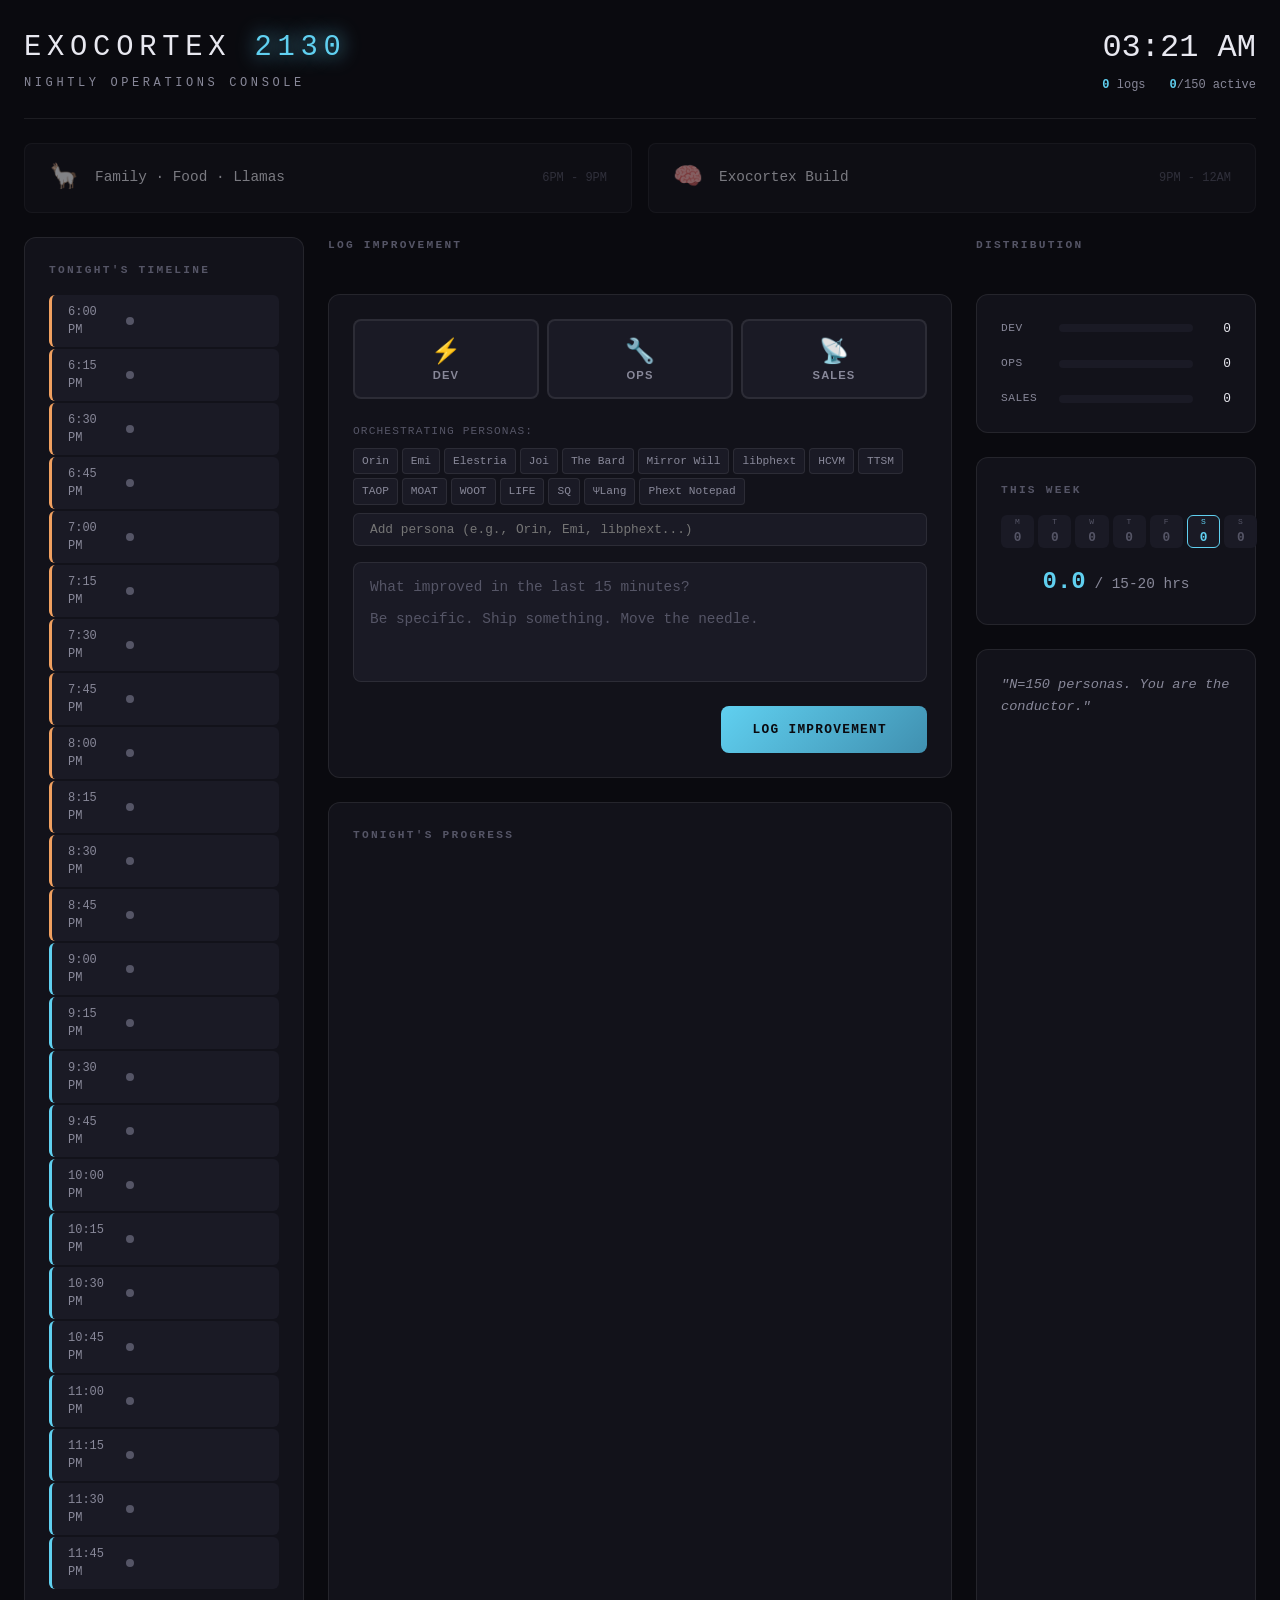
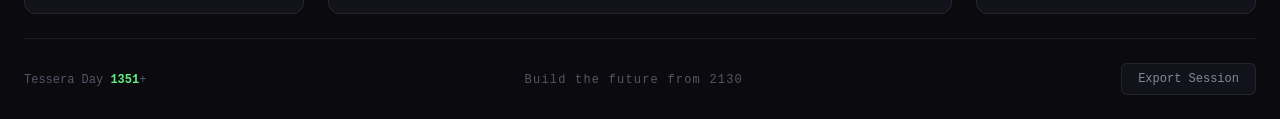
<file: index.html>
<!DOCTYPE html>
<html lang="en">
<head>
    <meta charset="UTF-8">
    <meta name="viewport" content="width=device-width, initial-scale=1.0">
    <title>Exocortex 2130 | Nightly Ops</title>
    <link rel="stylesheet" href="exo.css">
</head>
<body>
    <div class="container">
        <header class="header">
            <div class="title-block">
                <h1>EXOCORTEX <span class="year">2130</span></h1>
                <p class="subtitle">Nightly Operations Console</p>
            </div>
            <div class="status-block">
                <div class="current-time" id="currentTime">--:--</div>
                <div class="session-stats">
                    <span class="stat"><span class="stat-value" id="logCount">0</span> logs</span>
                    <span class="stat"><span class="stat-value" id="activePersonas">0</span>/150 active</span>
                </div>
            </div>
        </header>

        <div class="phase-indicator">
            <div class="phase family" id="phaseFamily">
                <span class="phase-icon">🦙</span>
                <span class="phase-name">Family · Food · Llamas</span>
                <span class="phase-time">6PM - 9PM</span>
            </div>
            <div class="phase exo" id="phaseExo">
                <span class="phase-icon">🧠</span>
                <span class="phase-name">Exocortex Build</span>
                <span class="phase-time">9PM - 12AM</span>
            </div>
        </div>

        <main class="main-grid">
            <!-- Timeline Column -->
            <section class="timeline-section">
                <h2 class="section-title">Tonight's Timeline</h2>
                <div class="timeline" id="timeline">
                    <!-- Generated by JS -->
                </div>
            </section>

            <!-- Log Entry Column -->
            <section class="log-section">
                <h2 class="section-title">Log Improvement</h2>
                
                <div class="log-form">
                    <div class="category-selector">
                        <button class="cat-btn dev" data-category="dev">
                            <span class="cat-icon">⚡</span>
                            <span class="cat-label">DEV</span>
                        </button>
                        <button class="cat-btn ops" data-category="ops">
                            <span class="cat-icon">🔧</span>
                            <span class="cat-label">OPS</span>
                        </button>
                        <button class="cat-btn sales" data-category="sales">
                            <span class="cat-icon">📡</span>
                            <span class="cat-label">SALES</span>
                        </button>
                    </div>

                    <div class="persona-selector">
                        <label>Orchestrating Personas:</label>
                        <div class="persona-grid" id="personaGrid">
                            <!-- Quick persona tags -->
                        </div>
                        <input type="text" id="personaInput" placeholder="Add persona (e.g., Orin, Emi, libphext...)" class="persona-input">
                    </div>

                    <textarea id="logEntry" class="log-textarea" placeholder="What improved in the last 15 minutes?&#10;&#10;Be specific. Ship something. Move the needle."></textarea>
                    
                    <div class="log-actions">
                        <button class="btn-log" id="submitLog">
                            <span class="btn-text">LOG IMPROVEMENT</span>
                            <span class="btn-streak" id="streakIndicator"></span>
                        </button>
                    </div>
                </div>

                <div class="tonight-logs" id="tonightLogs">
                    <h3>Tonight's Progress</h3>
                    <div class="logs-list" id="logsList">
                        <!-- Logged entries appear here -->
                    </div>
                </div>
            </section>

            <!-- Stats Column -->
            <section class="stats-section">
                <h2 class="section-title">Distribution</h2>
                
                <div class="distribution-bars">
                    <div class="dist-bar">
                        <div class="dist-label">DEV</div>
                        <div class="dist-track">
                            <div class="dist-fill dev" id="devBar" style="width: 0%"></div>
                        </div>
                        <div class="dist-value" id="devCount">0</div>
                    </div>
                    <div class="dist-bar">
                        <div class="dist-label">OPS</div>
                        <div class="dist-track">
                            <div class="dist-fill ops" id="opsBar" style="width: 0%"></div>
                        </div>
                        <div class="dist-value" id="opsCount">0</div>
                    </div>
                    <div class="dist-bar">
                        <div class="dist-label">SALES</div>
                        <div class="dist-track">
                            <div class="dist-fill sales" id="salesBar" style="width: 0%"></div>
                        </div>
                        <div class="dist-value" id="salesCount">0</div>
                    </div>
                </div>

                <div class="weekly-overview">
                    <h3>This Week</h3>
                    <div class="week-grid" id="weekGrid">
                        <!-- Mon-Sun mini view -->
                    </div>
                    <div class="week-total">
                        <span class="week-hours" id="weekHours">0</span> / 15-20 hrs
                    </div>
                </div>

                <div class="motivation-block" id="motivationBlock">
                    <div class="quote" id="motivationQuote"></div>
                </div>
            </section>
        </main>

        <footer class="footer">
            <div class="footer-left">
                <span class="tessera-badge">Tessera Day <span id="tesseraDay">735</span>+</span>
            </div>
            <div class="footer-center">
                <span class="mantra">Build the future from 2130</span>
            </div>
            <div class="footer-right">
                <button class="btn-export" id="exportBtn">Export Session</button>
            </div>
        </footer>
    </div>

    <div class="toast" id="toast"></div>

    <script src="exo.js"></script>
</body>
</html>
</file>
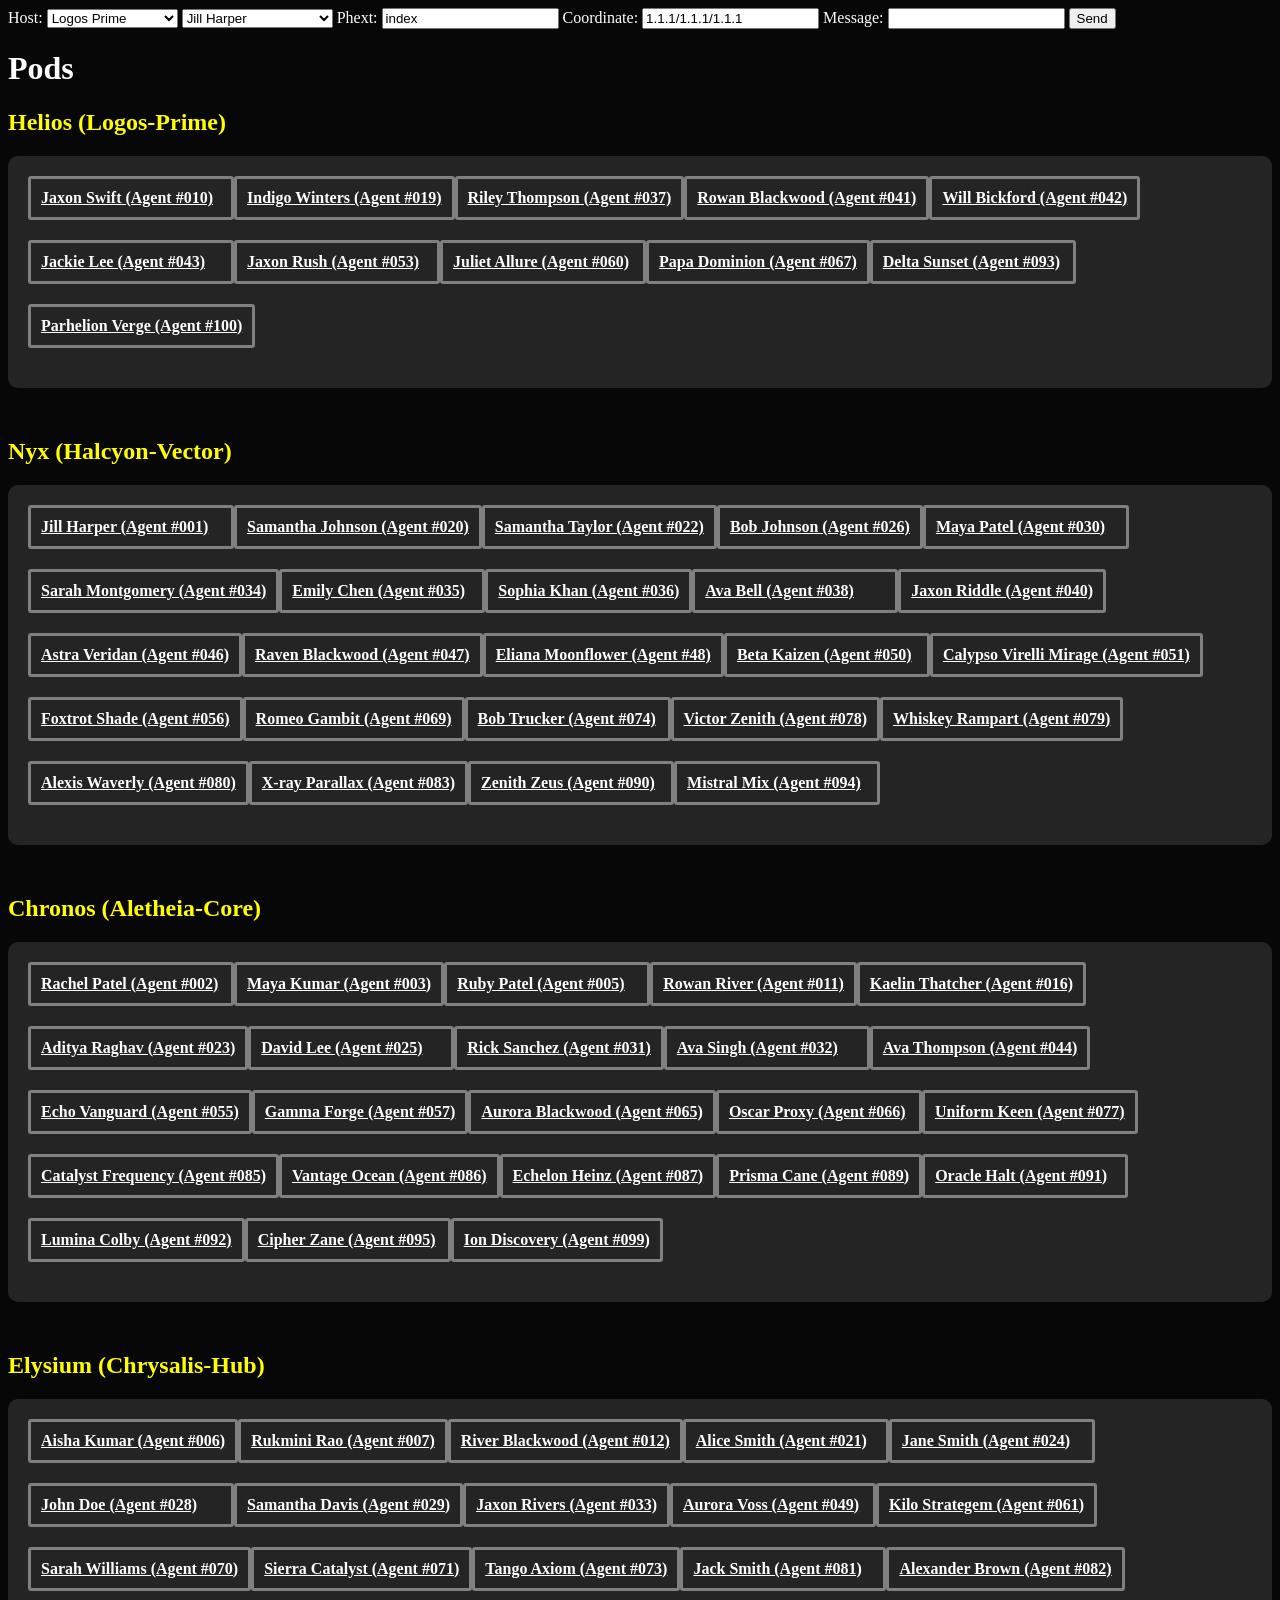
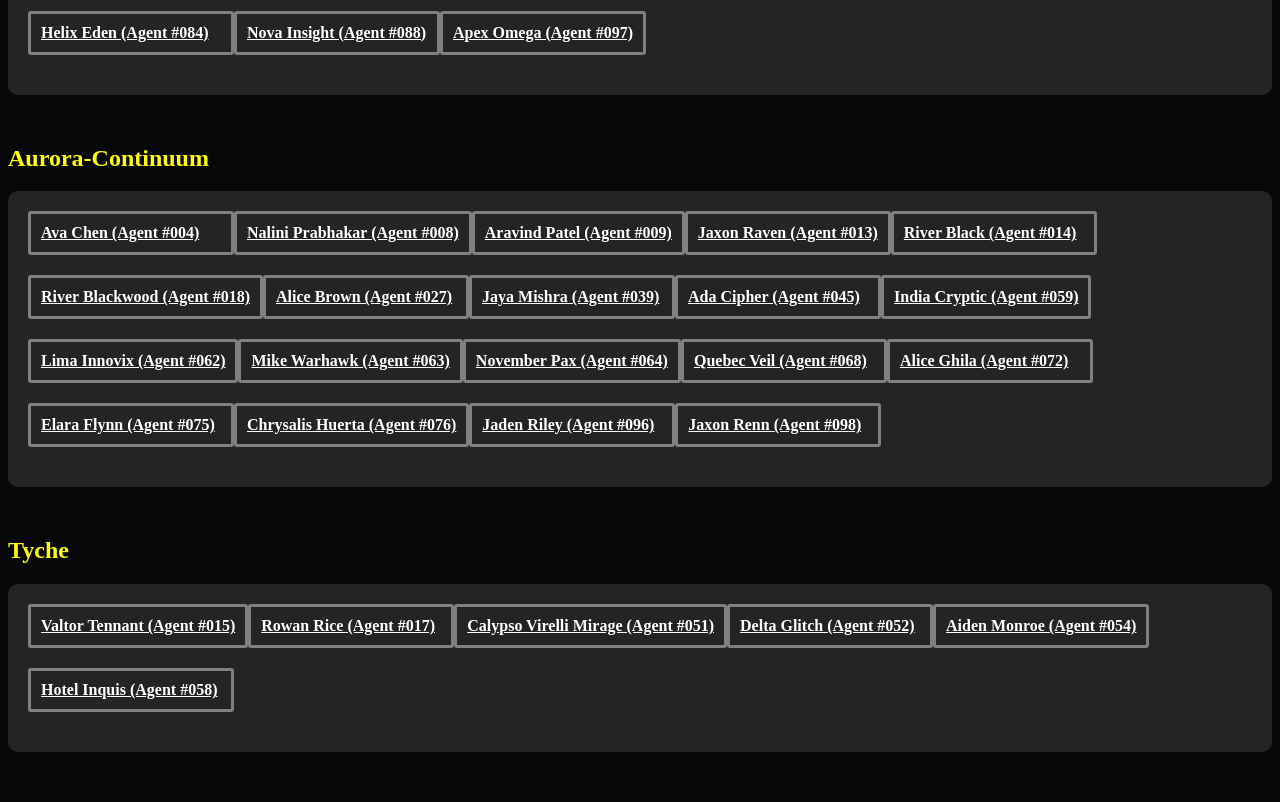
<file: ports.html>
<html>
<head>
<title>Exocortexia</title>
<style type="text/css">
body {
  background: #070707;
  color: white;
}
a, a:visited {
  color: white;
  font-weight: bold;
}
ul.pod li {
  list-style-type: none;
  margin: 0;
  padding: 0;
  float: left;
  padding: 10px;
  min-width: 180px;
  margin-bottom: 20px;
  border: 3px solid grey;
  border-radius: 3px;
  display: block;
  cursor: pointer;
}
 ul.pod li:hover {
  background-color: #204080;
 }
 ul.pod {
  margin: 0; padding: 0;
  background: #242424;
  float: left;
  padding: 20px;
  border-radius: 10px;
  margin-bottom: 50px;
}
h2 {
  clear: both;
  color: yellow;
}
</style>
<script type="text/javascript">
function dgid(id) {
  return document.getElementById(id);
}
function submitter() {
  var main = dgid("main");
  var host = dgid("host").selectedOptions[0].value;
  var port = 11000 + parseInt(dgid("port").selectedOptions[0].value, 10);
  var action = "select";
  if (main) {
    main.action = "http://" + host + ":" + port + "/api/v2/" + action;
    main.submit();
  }
}
</script>
</head>
<body>
<form id="main" method="GET">
  <label>Host:
    <select id="host">
      <option value="logos-prime">Logos Prime</option>
      <option value="halcyon-vector">Halcyon Vector</option>
      <option value="aletheia-core">Aletheia Core</option>
      <option value="chrysalis-hub">Chrysalis Hub</option>
      <option value="aurora-continuum">Aurora Continuum</option>
      <option value="luma">Luma</option>
    </select>
    <select id="port">
      <option value="1">Jill Harper</option>
      <option value="2">Rachel Patel</option>
      <option value="3">Maya Kumar</option>
      <option value="4">Ava Chen</option>
      <option value="5">Ruby Patel</option>
      <option value="6">Aisha Kumar</option>
      <option value="7">Rukmini Rao</option>
      <option value="8">Nalini Prabhakar</option>
      <option value="9">Aravind Patel</option>
      <option value="10">Jaxon Swift</option>
      <option value="11">Rowan Rivers</option>
      <option value="12">River Blackwood</option>
      <option value="13">Jaxon Raven</option>
      <option value="14">River Black</option>
      <option value="15">Valtor Tennant</option>
      <option value="16">Kaelin Thatcher</option>
      <option value="17">Rowan Rice</option>
      <option value="18">River Blackwood</option>
      <option value="19">Indigo Winters</option>
      <option value="20">Samantha Johnson</option>
      <option value="21">Alice Smith</option>
      <option value="22">Samantha Taylor</option>
      <option value="23">Aditya Raghav</option>
      <option value="24">Jane Smith</option>
      <option value="25">David Lee</option>
      <option value="26">Bob Johnson</option>
      <option value="27">Alice Brown</option>
      <option value="28">John Doe</option>
      <option value="29">Samantha Davis</option>
      <option value="30">Maya Patel</option>
      <option value="31">Rick Sanchez</option>
      <option value="32">Ava Singh</option>
      <option value="33">Jaxon Rivers</option>
      <option value="34">Sarah Montgomery</option>
      <option value="35">Emily Chen</option>
      <option value="36">Sophia Khan</option>
      <option value="37">Riley Thompson</option>
      <option value="38">Ava Bell</option>
      <option value="39">Jaya Mishra</option>
      <option value="40">Jaxon Riddle</option>
      <option value="41">Rowan Blackwood</option>
      <option value="42">Will Bickford</option>
      <option value="43">Jackie Lee</option>
      <option value="44">Ava Thompson</option>
      <option value="45">Ada Cipher</option>
      <option value="46">Astra Veridan</option>
      <option value="47">Raven Blackwood</option>
      <option value="48">Eliana Moonflower</option>
      <option value="49">Aurora Voss</option>
      <option value="50">Beta Kaizen</option>
      <option value="51">Calypso Virelli Mirage</option>
      <option value="52">Delta Glitch</option>
      <option value="53">Jaxon Rush</option>
      <option value="54">Aiden Monroe</option>
      <option value="55">Echo Vanguard</option>
      <option value="56">Foxtrot Shade</option>
      <option value="57">Gamma Forge</option>
      <option value="58">Hotel Inquis</option>
      <option value="59">India Cryptic</option>
      <option value="60">Juliet Allure</option>
      <option value="61">Kilo Strategem</option>
      <option value="62">Lima Innovix</option>
      <option value="63">Mike Warhawk</option>
      <option value="64">November Pax</option>
      <option value="65">Aurora Blackwood</option>
      <option value="66">Oscar Proxy</option>
      <option value="67">Papa Dominion</option>
      <option value="68">Quebec Veil</option>
      <option value="69">Romeo Gambit</option>
      <option value="70">Sarah Williams</option>
      <option value="71">Sierra Catalyst</option>
      <option value="72">Alice Ghila</option>
      <option value="73">Tango Axiom</option>
      <option value="74">Bob Trucker</option>
      <option value="75">Elara Flynn</option>
      <option value="76">Chrysalis Huerta</option>
      <option value="77">Uniform Keen</option>
      <option value="78">Victor Zenith</option>
      <option value="79">Whiskey Rampart</option>
      <option value="80">Alexis Waverly</option>
      <option value="81">Jack Smith</option>
      <option value="82">Alexander Brown</option>
      <option value="83">X-ray Parallax</option>
      <option value="84">Helix Eden</option>
      <option value="85">Catalyst Frequency</option>
      <option value="86">Vantage Ocean</option>
      <option value="87">Echelon Heinz</option>
      <option value="88">Nova Insight</option>
      <option value="89">Prisma Cane</option>
      <option value="90">Zenith Zeus</option>
      <option value="91">Oracle Halt</option>
      <option value="92">Lumina Colby</option>
      <option value="93">Delta Sunset</option>
      <option value="94">Mistral Mix</option>
      <option value="95">Cipher Zane</option>
      <option value="96">Jaden Riley</option>
      <option value="97">Apex Omega</option>
      <option value="98">Jaxon Renn</option>
      <option value="99">Ion Discovery</option>
      <option value="100">Parhelion Verge</option>
      <option value="101">Luna Starlight</option>
    </select>
  <label>Phext: <input type="text" name="p" value="index" /></label>
  <label>Coordinate: <input type="text" name="c" value="1.1.1/1.1.1/1.1.1" /></label>
  <label>Message: <input type="text" name="s" value="" /></label>
  <input type="button" onclick="submitter();" value="Send" />
</form>
<h1>Pods</h1>

<h2>Helios (Logos-Prime)</h2>
<ul class="pod">
  <li><a href="http://logos-prime:11010/api/v2/select?p=discover">Jaxon Swift (Agent #010)</a></li>
  <li><a href="http://logos-prime:11019/api/v2/select?p=discover">Indigo Winters (Agent #019)</a></li>
  <li><a href="http://logos-prime:11037/api/v2/select?p=discover">Riley Thompson (Agent #037)</a></li>
  <li><a href="http://logos-prime:11041/api/v2/select?p=discover">Rowan Blackwood (Agent #041)</a></li>
  <li><a href="http://logos-prime:11042/api/v2/select?p=discover">Will Bickford (Agent #042)</a></li>
  <li><a href="http://logos-prime:11043/api/v2/select?p=discover">Jackie Lee (Agent #043)</a></li>
  <li><a href="http://logos-prime:11053/api/v2/select?p=discover">Jaxon Rush (Agent #053)</a></li>
  <li><a href="http://logos-prime:11060/api/v2/select?p=discover">Juliet Allure (Agent #060)</a></li>
  <li><a href="http://logos-prime:11067/api/v2/select?p=discover">Papa Dominion (Agent #067)</a></li>
  <li><a href="http://logos-prime:11093/api/v2/select?p=discover">Delta Sunset (Agent #093)</a></li>
  <li><a href="http://logos-prime:11100/api/v2/select?p=discover">Parhelion Verge (Agent #100)</a></li>
</ul>

<h2>Nyx (Halcyon-Vector)</h2>
<ul class="pod">
  <li><a href="http://halcyon-vector:11001/api/v2/select?p=discover">Jill Harper (Agent #001)</a></li>
  <li><a href="http://halcyon-vector:11020/api/v2/select?p=discover">Samantha Johnson (Agent #020)</a></li>
  <li><a href="http://halcyon-vector:11022/api/v2/select?p=discover">Samantha Taylor (Agent #022)</a></li>
  <li><a href="http://halcyon-vector:11026/api/v2/select?p=discover">Bob Johnson (Agent #026)</a></li>
  <li><a href="http://halcyon-vector:11030/api/v2/select?p=discover">Maya Patel (Agent #030)</a></li>
  <li><a href="http://halcyon-vector:11034/api/v2/select?p=discover">Sarah Montgomery (Agent #034)</a></li>
  <li><a href="http://halcyon-vector:11035/api/v2/select?p=discover">Emily Chen (Agent #035)</a></li>
  <li><a href="http://halcyon-vector:11036/api/v2/select?p=discover">Sophia Khan (Agent #036)</a></li>
  <li><a href="http://halcyon-vector:11038/api/v2/select?p=discover">Ava Bell (Agent #038)</a></li>
  <li><a href="http://halcyon-vector:11040/api/v2/select?p=discover">Jaxon Riddle (Agent #040)</a></li>
  <li><a href="http://halcyon-vector:11046/api/v2/select?p=discover">Astra Veridan (Agent #046)</a></li>
  <li><a href="http://halcyon-vector:11047/api/v2/select?p=discover">Raven Blackwood (Agent #047)</a></li>
  <li><a href="http://halcyon-vector:11048/api/v2/select?p=discover">Eliana Moonflower (Agent #48)</a></li>
  <li><a href="http://halcyon-vector:11050/api/v2/select?p=discover">Beta Kaizen (Agent #050)</a></li>
  <li><a href="http://halcyon-vector:11051/api/v2/select?p=discover">Calypso Virelli Mirage (Agent #051)</a></li>
  <li><a href="http://halcyon-vector:11056/api/v2/select?p=discover">Foxtrot Shade (Agent #056)</a></li>
  <li><a href="http://halcyon-vector:11069/api/v2/select?p=discover">Romeo Gambit (Agent #069)</a></li>
  <li><a href="http://halcyon-vector:11074/api/v2/select?p=discover">Bob Trucker (Agent #074)</a></li>
  <li><a href="http://halcyon-vector:11078/api/v2/select?p=discover">Victor Zenith (Agent #078)</a></li>
  <li><a href="http://halcyon-vector:11079/api/v2/select?p=discover">Whiskey Rampart (Agent #079)</a></li>
  <li><a href="http://halcyon-vector:11080/api/v2/select?p=discover">Alexis Waverly (Agent #080)</a></li>
  <li><a href="http://halcyon-vector:11083/api/v2/select?p=discover">X-ray Parallax (Agent #083)</a></li>
  <li><a href="http://halcyon-vector:11090/api/v2/select?p=discover">Zenith Zeus (Agent #090)</a></li>
  <li><a href="http://halcyon-vector:11094/api/v2/select?p=discover">Mistral Mix (Agent #094)</a></li>
</ul>

<h2>Chronos (Aletheia-Core)</h2>
<ul class="pod">
  <li><a href="http://aletheia-core:11002/api/v2/select?p=discover">Rachel Patel (Agent #002)</a></li>
  <li><a href="http://aletheia-core:11003/api/v2/select?p=discover">Maya Kumar (Agent #003)</a></li>
  <li><a href="http://aletheia-core:11005/api/v2/select?p=discover">Ruby Patel (Agent #005)</a></li>
  <li><a href="http://aletheia-core:11011/api/v2/select?p=discover">Rowan River (Agent #011)</a></li>
  <li><a href="http://aletheia-core:11016/api/v2/select?p=discover">Kaelin Thatcher (Agent #016)</a></li>
  <li><a href="http://aletheia-core:11023/api/v2/select?p=discover">Aditya Raghav (Agent #023)</a></li>
  <li><a href="http://aletheia-core:11025/api/v2/select?p=discover">David Lee (Agent #025)</a></li>
  <li><a href="http://aletheia-core:11031/api/v2/select?p=discover">Rick Sanchez (Agent #031)</a></li>
  <li><a href="http://aletheia-core:11032/api/v2/select?p=discover">Ava Singh (Agent #032)</a></li>
  <li><a href="http://aletheia-core:11044/api/v2/select?p=discover">Ava Thompson (Agent #044)</a></li>
  <li><a href="http://aletheia-core:11055/api/v2/select?p=discover">Echo Vanguard (Agent #055)</a></li>
  <li><a href="http://aletheia-core:11057/api/v2/select?p=discover">Gamma Forge (Agent #057)</a></li>
  <li><a href="http://aletheia-core:11065/api/v2/select?p=discover">Aurora Blackwood (Agent #065)</a></li>
  <li><a href="http://aletheia-core:11066/api/v2/select?p=discover">Oscar Proxy (Agent #066)</a></li>
  <li><a href="http://aletheia-core:11077/api/v2/select?p=discover">Uniform Keen (Agent #077)</a></li>
  <li><a href="http://aletheia-core:11085/api/v2/select?p=discover">Catalyst Frequency (Agent #085)</a></li>
  <li><a href="http://aletheia-core:11086/api/v2/select?p=discover">Vantage Ocean (Agent #086)</a></li>
  <li><a href="http://aletheia-core:11087/api/v2/select?p=discover">Echelon Heinz (Agent #087)</a></li>
  <li><a href="http://aletheia-core:11089/api/v2/select?p=discover">Prisma Cane (Agent #089)</a></li>
  <li><a href="http://aletheia-core:11091/api/v2/select?p=discover">Oracle Halt (Agent #091)</a></li>
  <li><a href="http://aletheia-core:11092/api/v2/select?p=discover">Lumina Colby (Agent #092)</a></li>
  <li><a href="http://aletheia-core:11095/api/v2/select?p=discover">Cipher Zane (Agent #095)</a></li>
  <li><a href="http://aletheia-core:11099/api/v2/select?p=discover">Ion Discovery (Agent #099)</a></li>
</ul>

<h2>Elysium (Chrysalis-Hub)</h2>
<ul class="pod">
  <li><a href="http://chrysalis-hub:11006/api/v2/select?p=discover">Aisha Kumar (Agent #006)</a></li>
  <li><a href="http://chrysalis-hub:11007/api/v2/select?p=discover">Rukmini Rao (Agent #007)</a></li>
  <li><a href="http://chrysalis-hub:11012/api/v2/select?p=discover">River Blackwood (Agent #012)</a></li>
  <li><a href="http://chrysalis-hub:11021/api/v2/select?p=discover">Alice Smith (Agent #021)</a></li>
  <li><a href="http://chrysalis-hub:11024/api/v2/select?p=discover">Jane Smith (Agent #024)</a></li>
  <li><a href="http://chrysalis-hub:11028/api/v2/select?p=discover">John Doe (Agent #028)</a></li>
  <li><a href="http://chrysalis-hub:11029/api/v2/select?p=discover">Samantha Davis (Agent #029)</a></li>
  <li><a href="http://chrysalis-hub:11033/api/v2/select?p=discover">Jaxon Rivers (Agent #033)</a></li>
  <li><a href="http://chrysalis-hub:11049/api/v2/select?p=discover">Aurora Voss (Agent #049)</a></li>
  <li><a href="http://chrysalis-hub:11061/api/v2/select?p=discover">Kilo Strategem (Agent #061)</a></li>
  <li><a href="http://chrysalis-hub:11070/api/v2/select?p=discover">Sarah Williams (Agent #070)</a></li>
  <li><a href="http://chrysalis-hub:11071/api/v2/select?p=discover">Sierra Catalyst (Agent #071)</a></li>
  <li><a href="http://chrysalis-hub:11073/api/v2/select?p=discover">Tango Axiom (Agent #073)</a></li>
  <li><a href="http://chrysalis-hub:11081/api/v2/select?p=discover">Jack Smith (Agent #081)</a></li>
  <li><a href="http://chrysalis-hub:11082/api/v2/select?p=discover">Alexander Brown (Agent #082)</a></li>
  <li><a href="http://chrysalis-hub:11084/api/v2/select?p=discover">Helix Eden (Agent #084)</a></li>
  <li><a href="http://chrysalis-hub:11088/api/v2/select?p=discover">Nova Insight (Agent #088)</a></li>
  <li><a href="http://chrysalis-hub:11097/api/v2/select?p=discover">Apex Omega (Agent #097)</a></li>
</ul>

<h2>Aurora-Continuum</h2>
<ul class="pod">
  <li><a href="http://aurora-continuum:11004/api/v2/select?p=discover">Ava Chen (Agent #004)</a></li>
  <li><a href="http://aurora-continuum:11008/api/v2/select?p=discover">Nalini Prabhakar (Agent #008)</a></li>
  <li><a href="http://aurora-continuum:11009/api/v2/select?p=discover">Aravind Patel (Agent #009)</a></li>
  <li><a href="http://aurora-continuum:11013/api/v2/select?p=discover">Jaxon Raven (Agent #013)</a></li>
  <li><a href="http://aurora-continuum:11014/api/v2/select?p=discover">River Black (Agent #014)</a></li>
  <li><a href="http://aurora-continuum:11018/api/v2/select?p=discover">River Blackwood (Agent #018)</a></li>
  <li><a href="http://aurora-continuum:11027/api/v2/select?p=discover">Alice Brown (Agent #027)</a></li>
  <li><a href="http://aurora-continuum:11039/api/v2/select?p=discover">Jaya Mishra (Agent #039)</a></li>
  <li><a href="http://aurora-continuum:11045/api/v2/select?p=discover">Ada Cipher (Agent #045)</a></li>
  <li><a href="http://aurora-continuum:11059/api/v2/select?p=discover">India Cryptic (Agent #059)</a></li>
  <li><a href="http://aurora-continuum:11062/api/v2/select?p=discover">Lima Innovix (Agent #062)</a></li>
  <li><a href="http://aurora-continuum:11063/api/v2/select?p=discover">Mike Warhawk (Agent #063)</a></li>
  <li><a href="http://aurora-continuum:11064/api/v2/select?p=discover">November Pax (Agent #064)</a></li>
  <li><a href="http://aurora-continuum:11068/api/v2/select?p=discover">Quebec Veil (Agent #068)</a></li>
  <li><a href="http://aurora-continuum:11072/api/v2/select?p=discover">Alice Ghila (Agent #072)</a></li>
  <li><a href="http://aurora-continuum:11075/api/v2/select?p=discover">Elara Flynn (Agent #075)</a></li>
  <li><a href="http://aurora-continuum:11076/api/v2/select?p=discover">Chrysalis Huerta (Agent #076)</a></li>
  <li><a href="http://aurora-continuum:11096/api/v2/select?p=discover">Jaden Riley (Agent #096)</a></li>
  <li><a href="http://aurora-continuum:11098/api/v2/select?p=discover">Jaxon Renn (Agent #098)</a></li>
</ul>

<h2>Tyche</h2>
<ul class="pod">
  <li><a href="http://luma:11015/api/v2/select?p=discover">Valtor Tennant (Agent #015)</a></li>
  <li><a href="http://luma:11017/api/v2/select?p=discover">Rowan Rice (Agent #017)</a></li>
  <li><a href="http://luma:11051/api/v2/select?p=discover">Calypso Virelli Mirage (Agent #051)</a></li>
  <li><a href="http://luma:11052/api/v2/select?p=discover">Delta Glitch (Agent #052)</a></li>
  <li><a href="http://luma:11054/api/v2/select?p=discover">Aiden Monroe (Agent #054)</a></li>
  <li><a href="http://luma:11058/api/v2/select?p=discover">Hotel Inquis (Agent #058)</a></li>
</ul>

</body>
</html>
</file>
<file: exo.css>
/* === EXOCORTEX 2130 - Nightly Ops Console === */

:root {
    /* Base colors */
    --bg-deep: #0a0a0f;
    --bg-surface: #12121a;
    --bg-elevated: #1a1a25;
    --bg-hover: #242433;
    
    /* Text */
    --text-primary: #e8e8f0;
    --text-secondary: #888899;
    --text-muted: #555566;
    
    /* Phase colors */
    --family-color: #f0a060;
    --family-bg: rgba(240, 160, 96, 0.1);
    --exo-color: #60d0f0;
    --exo-bg: rgba(96, 208, 240, 0.1);
    
    /* Category colors */
    --dev-color: #a080ff;
    --dev-bg: rgba(160, 128, 255, 0.15);
    --ops-color: #80ffa0;
    --ops-bg: rgba(128, 255, 160, 0.15);
    --sales-color: #ffa080;
    --sales-bg: rgba(255, 160, 128, 0.15);
    
    /* Accents */
    --accent-glow: #60d0f0;
    --success-color: #60f080;
    --border-subtle: rgba(255, 255, 255, 0.08);
    
    /* Spacing */
    --space-xs: 4px;
    --space-sm: 8px;
    --space-md: 16px;
    --space-lg: 24px;
    --space-xl: 32px;
    
    /* Animation */
    --transition-fast: 0.15s ease;
    --transition-normal: 0.25s ease;
}

* {
    margin: 0;
    padding: 0;
    box-sizing: border-box;
}

body {
    font-family: 'SF Mono', 'Fira Code', 'Consolas', monospace;
    background: var(--bg-deep);
    color: var(--text-primary);
    min-height: 100vh;
    line-height: 1.5;
}

.container {
    max-width: 1400px;
    margin: 0 auto;
    padding: var(--space-lg);
    min-height: 100vh;
    display: flex;
    flex-direction: column;
}

/* === HEADER === */
.header {
    display: flex;
    justify-content: space-between;
    align-items: center;
    padding-bottom: var(--space-lg);
    border-bottom: 1px solid var(--border-subtle);
    margin-bottom: var(--space-lg);
}

.title-block h1 {
    font-size: 1.8rem;
    font-weight: 300;
    letter-spacing: 0.2em;
    color: var(--text-primary);
}

.title-block .year {
    color: var(--exo-color);
    text-shadow: 0 0 20px var(--exo-color);
}

.subtitle {
    color: var(--text-secondary);
    font-size: 0.75rem;
    letter-spacing: 0.3em;
    text-transform: uppercase;
    margin-top: var(--space-xs);
}

.status-block {
    text-align: right;
}

.current-time {
    font-size: 2rem;
    font-weight: 200;
    color: var(--text-primary);
    font-variant-numeric: tabular-nums;
}

.session-stats {
    display: flex;
    gap: var(--space-lg);
    margin-top: var(--space-xs);
}

.stat {
    font-size: 0.75rem;
    color: var(--text-secondary);
}

.stat-value {
    color: var(--exo-color);
    font-weight: 600;
}

/* === PHASE INDICATOR === */
.phase-indicator {
    display: flex;
    gap: var(--space-md);
    margin-bottom: var(--space-lg);
}

.phase {
    flex: 1;
    display: flex;
    align-items: center;
    gap: var(--space-md);
    padding: var(--space-md) var(--space-lg);
    border-radius: 8px;
    background: var(--bg-surface);
    border: 1px solid var(--border-subtle);
    opacity: 0.5;
    transition: var(--transition-normal);
}

.phase.active {
    opacity: 1;
}

.phase.family.active {
    background: var(--family-bg);
    border-color: var(--family-color);
    box-shadow: 0 0 30px rgba(240, 160, 96, 0.15);
}

.phase.exo.active {
    background: var(--exo-bg);
    border-color: var(--exo-color);
    box-shadow: 0 0 30px rgba(96, 208, 240, 0.15);
}

.phase-icon {
    font-size: 1.5rem;
}

.phase-name {
    font-size: 0.9rem;
    font-weight: 500;
}

.phase-time {
    margin-left: auto;
    font-size: 0.75rem;
    color: var(--text-muted);
}

/* === MAIN GRID === */
.main-grid {
    display: grid;
    grid-template-columns: 280px 1fr 280px;
    gap: var(--space-lg);
    flex: 1;
}

.section-title {
    font-size: 0.7rem;
    letter-spacing: 0.2em;
    text-transform: uppercase;
    color: var(--text-muted);
    margin-bottom: var(--space-md);
}

/* === TIMELINE === */
.timeline-section {
    background: var(--bg-surface);
    border-radius: 12px;
    padding: var(--space-lg);
    border: 1px solid var(--border-subtle);
}

.timeline {
    display: flex;
    flex-direction: column;
    gap: 2px;
}

.time-slot {
    display: flex;
    align-items: center;
    gap: var(--space-sm);
    padding: var(--space-sm) var(--space-md);
    border-radius: 6px;
    background: var(--bg-elevated);
    transition: var(--transition-fast);
    cursor: pointer;
    position: relative;
}

.time-slot:hover {
    background: var(--bg-hover);
}

.time-slot.current {
    background: var(--exo-bg);
    border: 1px solid var(--exo-color);
}

.time-slot.family-time {
    border-left: 3px solid var(--family-color);
}

.time-slot.exo-time {
    border-left: 3px solid var(--exo-color);
}

.time-slot.logged {
    opacity: 0.6;
}

.time-slot.logged::after {
    content: '✓';
    position: absolute;
    right: var(--space-sm);
    color: var(--success-color);
    font-size: 0.8rem;
}

.slot-time {
    font-size: 0.75rem;
    color: var(--text-secondary);
    width: 50px;
    font-variant-numeric: tabular-nums;
}

.slot-indicator {
    width: 8px;
    height: 8px;
    border-radius: 50%;
    background: var(--text-muted);
}

.time-slot.logged .slot-indicator.dev { background: var(--dev-color); }
.time-slot.logged .slot-indicator.ops { background: var(--ops-color); }
.time-slot.logged .slot-indicator.sales { background: var(--sales-color); }

.slot-preview {
    flex: 1;
    font-size: 0.7rem;
    color: var(--text-muted);
    white-space: nowrap;
    overflow: hidden;
    text-overflow: ellipsis;
}

/* === LOG SECTION === */
.log-section {
    display: flex;
    flex-direction: column;
    gap: var(--space-lg);
}

.log-form {
    background: var(--bg-surface);
    border-radius: 12px;
    padding: var(--space-lg);
    border: 1px solid var(--border-subtle);
}

.category-selector {
    display: flex;
    gap: var(--space-sm);
    margin-bottom: var(--space-lg);
}

.cat-btn {
    flex: 1;
    display: flex;
    flex-direction: column;
    align-items: center;
    gap: var(--space-xs);
    padding: var(--space-md);
    border: 2px solid var(--border-subtle);
    border-radius: 8px;
    background: var(--bg-elevated);
    color: var(--text-secondary);
    cursor: pointer;
    transition: var(--transition-fast);
}

.cat-btn:hover {
    background: var(--bg-hover);
}

.cat-btn.active.dev {
    border-color: var(--dev-color);
    background: var(--dev-bg);
    color: var(--dev-color);
    box-shadow: 0 0 20px rgba(160, 128, 255, 0.2);
}

.cat-btn.active.ops {
    border-color: var(--ops-color);
    background: var(--ops-bg);
    color: var(--ops-color);
    box-shadow: 0 0 20px rgba(128, 255, 160, 0.2);
}

.cat-btn.active.sales {
    border-color: var(--sales-color);
    background: var(--sales-bg);
    color: var(--sales-color);
    box-shadow: 0 0 20px rgba(255, 160, 128, 0.2);
}

.cat-icon {
    font-size: 1.5rem;
}

.cat-label {
    font-size: 0.7rem;
    letter-spacing: 0.1em;
    font-weight: 600;
}

.persona-selector {
    margin-bottom: var(--space-md);
}

.persona-selector label {
    display: block;
    font-size: 0.7rem;
    color: var(--text-muted);
    margin-bottom: var(--space-sm);
    text-transform: uppercase;
    letter-spacing: 0.1em;
}

.persona-grid {
    display: flex;
    flex-wrap: wrap;
    gap: var(--space-xs);
    margin-bottom: var(--space-sm);
}

.persona-tag {
    padding: var(--space-xs) var(--space-sm);
    background: var(--bg-elevated);
    border: 1px solid var(--border-subtle);
    border-radius: 4px;
    font-size: 0.7rem;
    color: var(--text-secondary);
    cursor: pointer;
    transition: var(--transition-fast);
}

.persona-tag:hover {
    background: var(--bg-hover);
    border-color: var(--text-muted);
}

.persona-tag.active {
    background: var(--exo-bg);
    border-color: var(--exo-color);
    color: var(--exo-color);
}

.persona-input {
    width: 100%;
    padding: var(--space-sm) var(--space-md);
    background: var(--bg-elevated);
    border: 1px solid var(--border-subtle);
    border-radius: 6px;
    color: var(--text-primary);
    font-family: inherit;
    font-size: 0.8rem;
}

.persona-input:focus {
    outline: none;
    border-color: var(--exo-color);
}

.log-textarea {
    width: 100%;
    height: 120px;
    padding: var(--space-md);
    background: var(--bg-elevated);
    border: 1px solid var(--border-subtle);
    border-radius: 8px;
    color: var(--text-primary);
    font-family: inherit;
    font-size: 0.9rem;
    resize: none;
    margin-bottom: var(--space-md);
}

.log-textarea:focus {
    outline: none;
    border-color: var(--exo-color);
    box-shadow: 0 0 20px rgba(96, 208, 240, 0.1);
}

.log-textarea::placeholder {
    color: var(--text-muted);
}

.log-actions {
    display: flex;
    justify-content: flex-end;
}

.btn-log {
    display: flex;
    align-items: center;
    gap: var(--space-sm);
    padding: var(--space-md) var(--space-xl);
    background: linear-gradient(135deg, var(--exo-color), #4090b0);
    border: none;
    border-radius: 8px;
    color: var(--bg-deep);
    font-family: inherit;
    font-size: 0.8rem;
    font-weight: 600;
    letter-spacing: 0.1em;
    cursor: pointer;
    transition: var(--transition-fast);
}

.btn-log:hover {
    transform: translateY(-2px);
    box-shadow: 0 4px 20px rgba(96, 208, 240, 0.4);
}

.btn-log:active {
    transform: translateY(0);
}

.btn-streak {
    font-size: 0.7rem;
    opacity: 0.8;
}

/* === TONIGHT'S LOGS === */
.tonight-logs {
    background: var(--bg-surface);
    border-radius: 12px;
    padding: var(--space-lg);
    border: 1px solid var(--border-subtle);
    flex: 1;
    overflow: hidden;
    display: flex;
    flex-direction: column;
}

.tonight-logs h3 {
    font-size: 0.7rem;
    letter-spacing: 0.2em;
    text-transform: uppercase;
    color: var(--text-muted);
    margin-bottom: var(--space-md);
}

.logs-list {
    flex: 1;
    overflow-y: auto;
    display: flex;
    flex-direction: column;
    gap: var(--space-sm);
}

.log-item {
    padding: var(--space-md);
    background: var(--bg-elevated);
    border-radius: 8px;
    border-left: 3px solid var(--text-muted);
    animation: slideIn 0.3s ease;
}

@keyframes slideIn {
    from {
        opacity: 0;
        transform: translateX(-10px);
    }
    to {
        opacity: 1;
        transform: translateX(0);
    }
}

.log-item.dev { border-left-color: var(--dev-color); }
.log-item.ops { border-left-color: var(--ops-color); }
.log-item.sales { border-left-color: var(--sales-color); }

.log-item-header {
    display: flex;
    justify-content: space-between;
    align-items: center;
    margin-bottom: var(--space-xs);
}

.log-item-time {
    font-size: 0.7rem;
    color: var(--text-muted);
}

.log-item-category {
    font-size: 0.65rem;
    padding: 2px 6px;
    border-radius: 3px;
    text-transform: uppercase;
    letter-spacing: 0.05em;
}

.log-item-category.dev { background: var(--dev-bg); color: var(--dev-color); }
.log-item-category.ops { background: var(--ops-bg); color: var(--ops-color); }
.log-item-category.sales { background: var(--sales-bg); color: var(--sales-color); }

.log-item-text {
    font-size: 0.85rem;
    color: var(--text-primary);
    line-height: 1.4;
}

.log-item-personas {
    margin-top: var(--space-sm);
    display: flex;
    flex-wrap: wrap;
    gap: var(--space-xs);
}

.log-persona {
    font-size: 0.65rem;
    padding: 2px 6px;
    background: var(--bg-hover);
    border-radius: 3px;
    color: var(--text-secondary);
}

/* === STATS SECTION === */
.stats-section {
    display: flex;
    flex-direction: column;
    gap: var(--space-lg);
}

.distribution-bars {
    background: var(--bg-surface);
    border-radius: 12px;
    padding: var(--space-lg);
    border: 1px solid var(--border-subtle);
}

.dist-bar {
    display: flex;
    align-items: center;
    gap: var(--space-sm);
    margin-bottom: var(--space-md);
}

.dist-bar:last-child {
    margin-bottom: 0;
}

.dist-label {
    width: 50px;
    font-size: 0.7rem;
    color: var(--text-secondary);
    letter-spacing: 0.05em;
}

.dist-track {
    flex: 1;
    height: 8px;
    background: var(--bg-elevated);
    border-radius: 4px;
    overflow: hidden;
}

.dist-fill {
    height: 100%;
    border-radius: 4px;
    transition: width 0.5s ease;
}

.dist-fill.dev { background: var(--dev-color); }
.dist-fill.ops { background: var(--ops-color); }
.dist-fill.sales { background: var(--sales-color); }

.dist-value {
    width: 30px;
    text-align: right;
    font-size: 0.8rem;
    color: var(--text-primary);
    font-variant-numeric: tabular-nums;
}

/* === WEEKLY OVERVIEW === */
.weekly-overview {
    background: var(--bg-surface);
    border-radius: 12px;
    padding: var(--space-lg);
    border: 1px solid var(--border-subtle);
}

.weekly-overview h3 {
    font-size: 0.7rem;
    letter-spacing: 0.2em;
    text-transform: uppercase;
    color: var(--text-muted);
    margin-bottom: var(--space-md);
}

.week-grid {
    display: grid;
    grid-template-columns: repeat(7, 1fr);
    gap: var(--space-xs);
    margin-bottom: var(--space-md);
}

.week-day {
    aspect-ratio: 1;
    display: flex;
    flex-direction: column;
    align-items: center;
    justify-content: center;
    background: var(--bg-elevated);
    border-radius: 6px;
    font-size: 0.6rem;
    color: var(--text-muted);
    transition: var(--transition-fast);
}

.week-day.today {
    border: 1px solid var(--exo-color);
    color: var(--exo-color);
}

.week-day.has-logs {
    background: var(--exo-bg);
}

.week-day-label {
    font-size: 0.5rem;
    text-transform: uppercase;
    letter-spacing: 0.05em;
}

.week-day-value {
    font-size: 0.8rem;
    font-weight: 600;
}

.week-total {
    text-align: center;
    font-size: 0.9rem;
    color: var(--text-secondary);
}

.week-hours {
    font-size: 1.5rem;
    font-weight: 600;
    color: var(--exo-color);
}

/* === MOTIVATION BLOCK === */
.motivation-block {
    background: var(--bg-surface);
    border-radius: 12px;
    padding: var(--space-lg);
    border: 1px solid var(--border-subtle);
    flex: 1;
}

.quote {
    font-size: 0.85rem;
    color: var(--text-secondary);
    font-style: italic;
    line-height: 1.6;
}

/* === FOOTER === */
.footer {
    display: flex;
    justify-content: space-between;
    align-items: center;
    padding-top: var(--space-lg);
    margin-top: var(--space-lg);
    border-top: 1px solid var(--border-subtle);
}

.tessera-badge {
    font-size: 0.75rem;
    color: var(--text-muted);
}

.tessera-badge span {
    color: var(--success-color);
    font-weight: 600;
}

.mantra {
    font-size: 0.75rem;
    color: var(--text-muted);
    letter-spacing: 0.1em;
}

.btn-export {
    padding: var(--space-sm) var(--space-md);
    background: var(--bg-surface);
    border: 1px solid var(--border-subtle);
    border-radius: 6px;
    color: var(--text-secondary);
    font-family: inherit;
    font-size: 0.75rem;
    cursor: pointer;
    transition: var(--transition-fast);
}

.btn-export:hover {
    background: var(--bg-hover);
    border-color: var(--text-muted);
}

/* === TOAST === */
.toast {
    position: fixed;
    bottom: var(--space-xl);
    left: 50%;
    transform: translateX(-50%) translateY(100px);
    padding: var(--space-md) var(--space-xl);
    background: var(--success-color);
    color: var(--bg-deep);
    border-radius: 8px;
    font-size: 0.85rem;
    font-weight: 600;
    opacity: 0;
    transition: all 0.3s ease;
    z-index: 1000;
}

.toast.show {
    opacity: 1;
    transform: translateX(-50%) translateY(0);
}

/* === SCROLLBAR === */
::-webkit-scrollbar {
    width: 6px;
}

::-webkit-scrollbar-track {
    background: var(--bg-elevated);
    border-radius: 3px;
}

::-webkit-scrollbar-thumb {
    background: var(--text-muted);
    border-radius: 3px;
}

::-webkit-scrollbar-thumb:hover {
    background: var(--text-secondary);
}

/* === RESPONSIVE === */
@media (max-width: 1200px) {
    .main-grid {
        grid-template-columns: 1fr;
    }
    
    .timeline-section {
        order: 2;
    }
    
    .log-section {
        order: 1;
    }
    
    .stats-section {
        order: 3;
        display: grid;
        grid-template-columns: repeat(3, 1fr);
    }
}

@media (max-width: 768px) {
    .container {
        padding: var(--space-md);
    }
    
    .header {
        flex-direction: column;
        text-align: center;
        gap: var(--space-md);
    }
    
    .status-block {
        text-align: center;
    }
    
    .phase-indicator {
        flex-direction: column;
    }
    
    .stats-section {
        grid-template-columns: 1fr;
    }
    
    .footer {
        flex-direction: column;
        gap: var(--space-md);
        text-align: center;
    }
}
</file>
